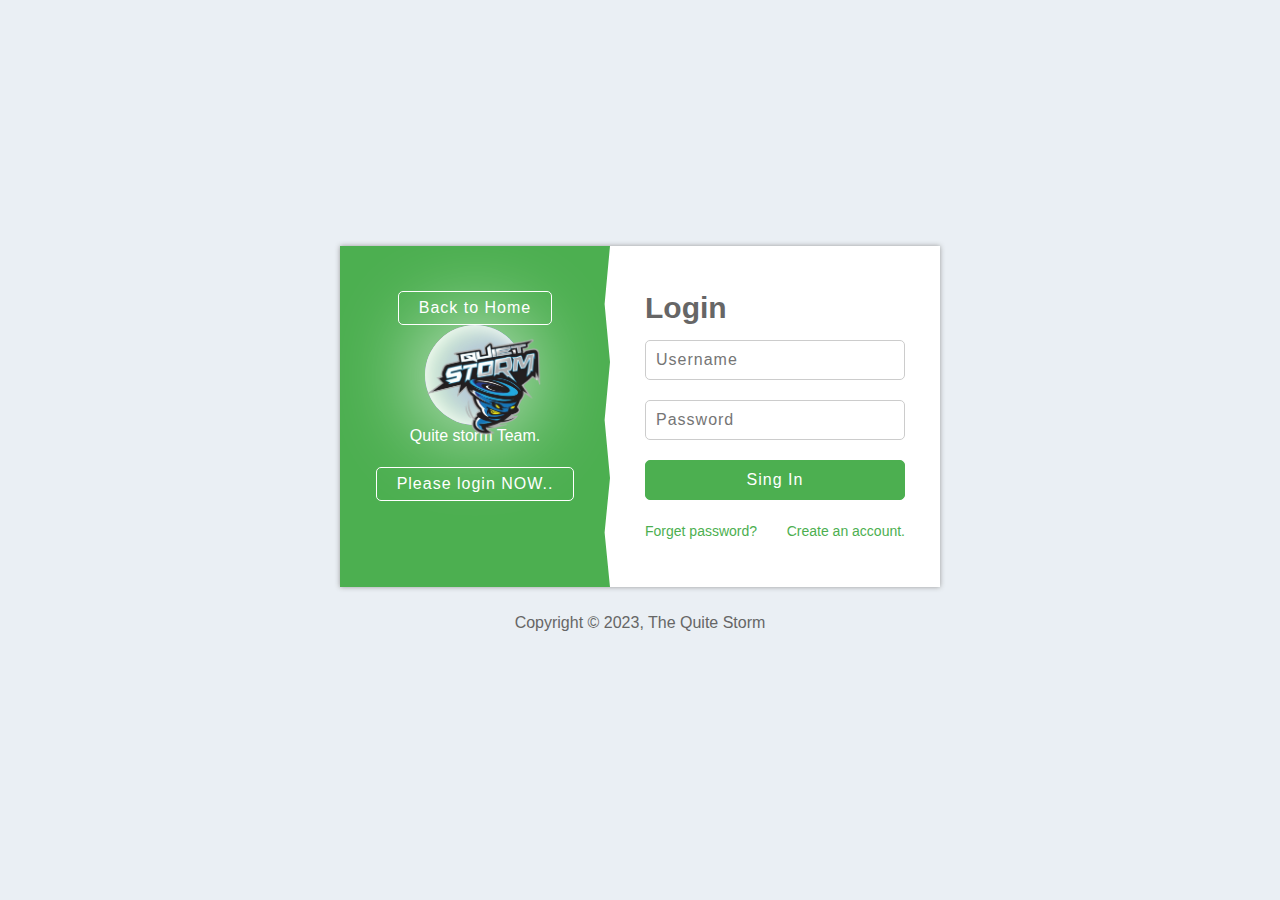
<file: index.html>
<!DOCTYPE html>
<html lang="en">
    <head>
        <meta charset="utf-8">
        <title>Login Form</title>
        <meta content="width=device-width, initial-scale=1.0" name="viewport">
        <meta content="Login Form Template" name="keywords">
        <meta content="Login Form Template" name="description">

        <!-- Favicon -->
        <link href="/img/ico.ico" rel="icon">

        <!-- Stylesheet -->
        <link href="css/style_login.css" rel="stylesheet">
    </head>
    <body>
        <div class="wrapper login-3">
            <div class="container">
                <div class="col-left">
                    <div class="login-text">
                        <a class="btn" href="/index.html">Back to Home</a>
                        <div class="img">
                            <h2><img src="/img/logo.png" alt="Logo"></h2>
                        </div>
                        <p>
                            Quite storm Team.
                        </p>
                        <a class="btn" href="">Please login NOW..</a>
                    </div>
                </div>
                <div class="col-right">
                    <div class="login-form">
                        <h2>Login</h2>
                        <form>
                            <p>
                                <input type="text" placeholder="Username" required>
                            </p>
                            <p>
                                <input type="password" placeholder="Password" required>
                            </p>
                            <p>
                                <input class="btn" onclick="window.location.href='./index-2.html'" type="submit" value="Sing In" />
                            </p>
                            <p>
                                <a href="">Forget password?</a>
                                <a href="">Create an account.</a>
                            </p>
                        </form>
                    </div>
                </div>
            </div>
            <div class="credit">
                <p>Copyright &copy; 2023, The Quite Storm </p>
            </div>
        </div>
    </body>
</html>
</file>
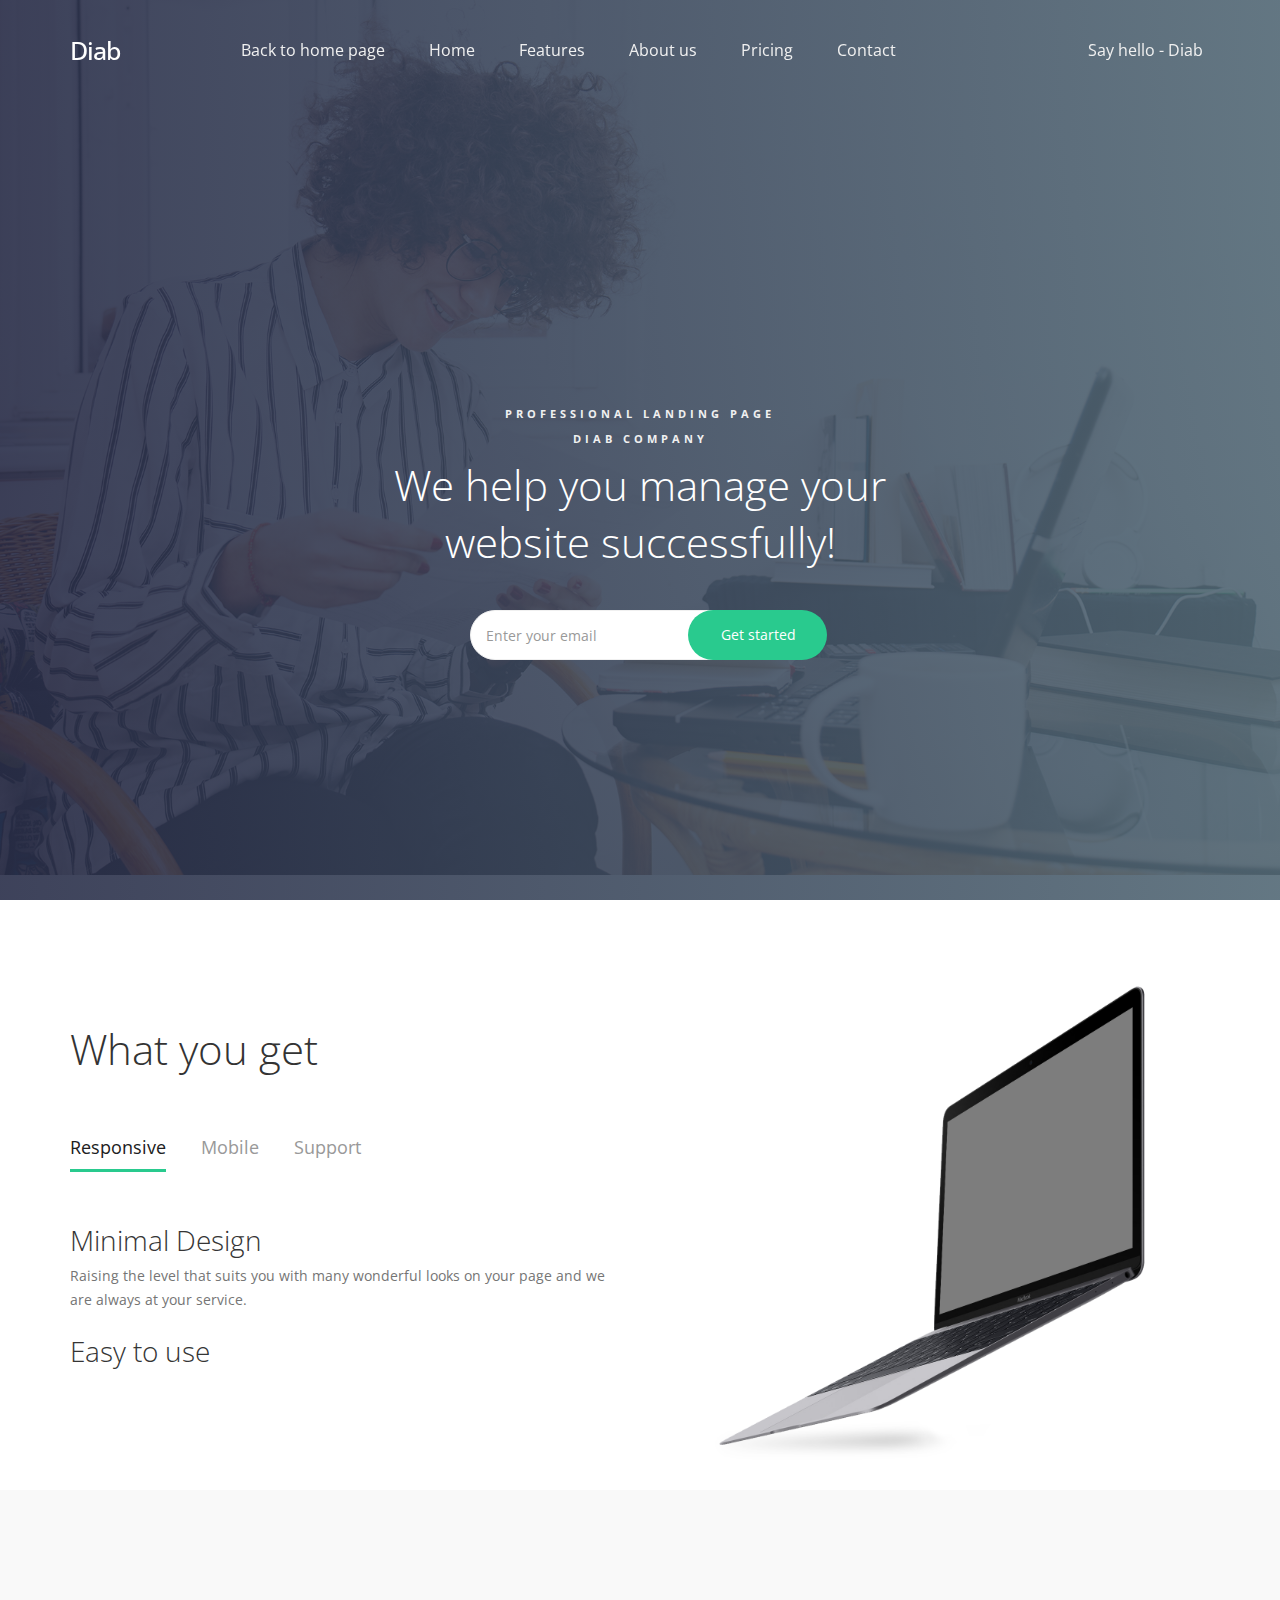
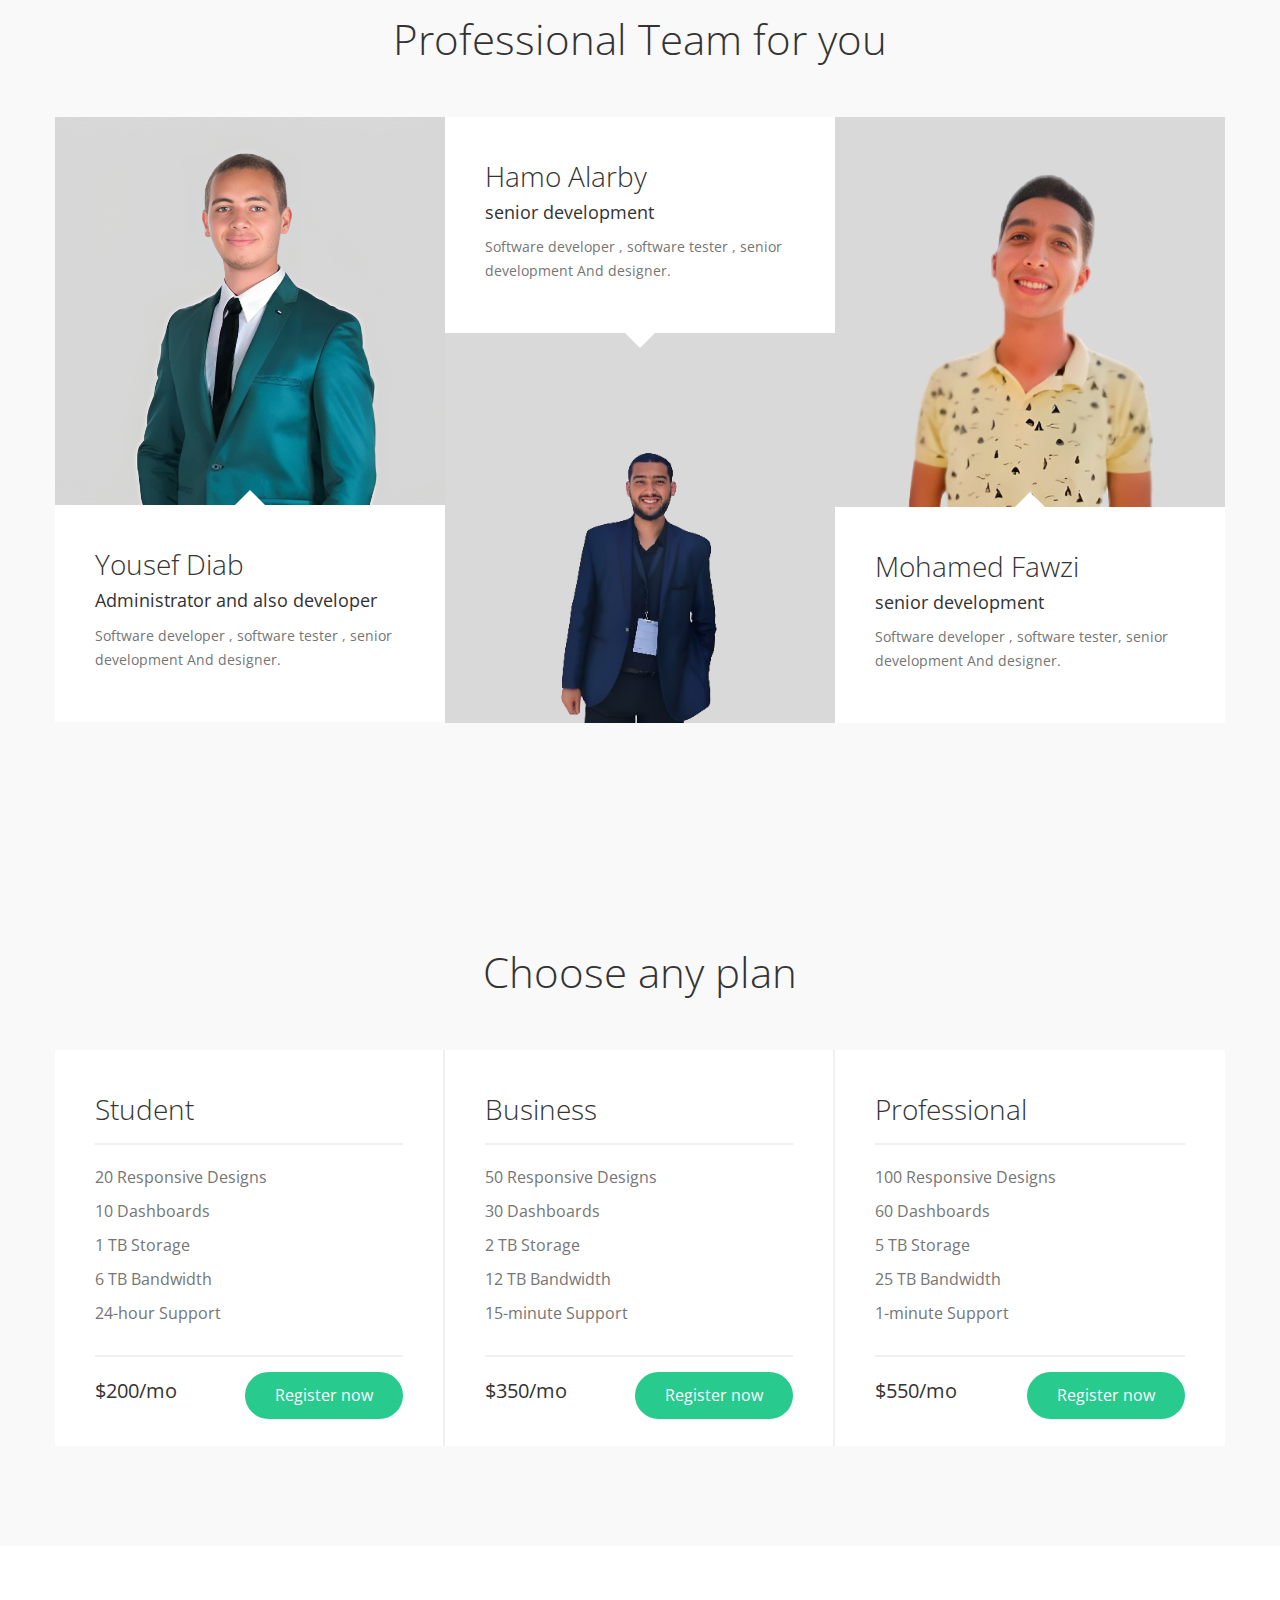
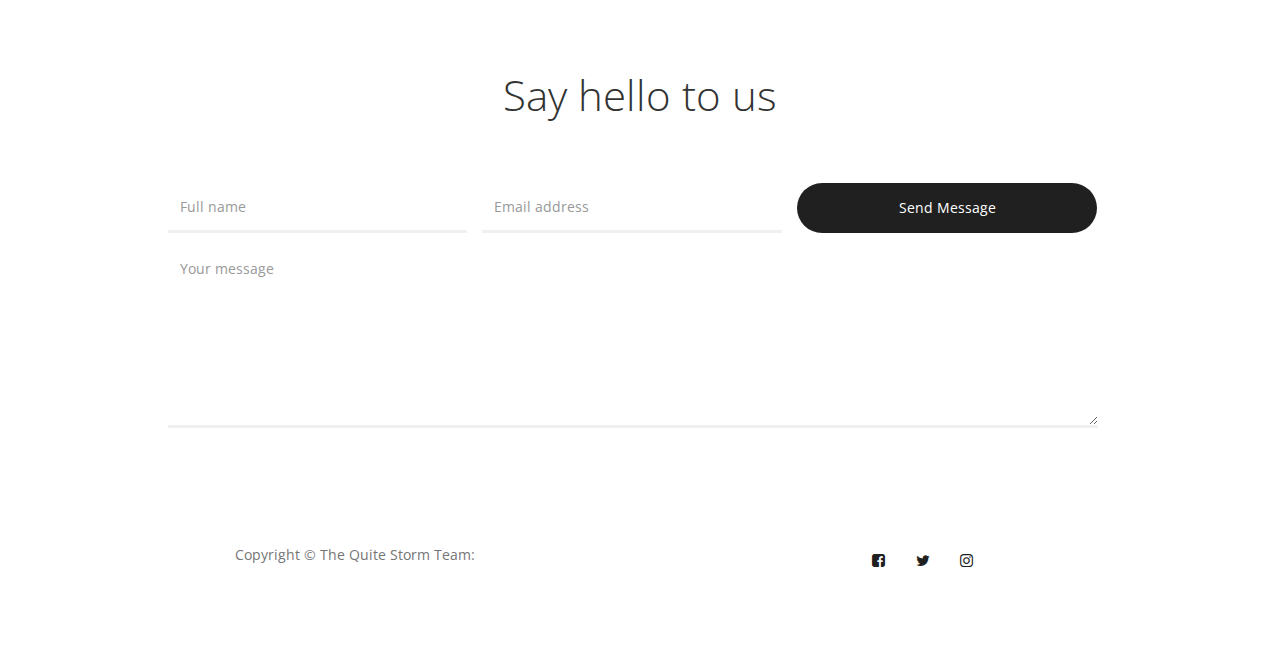
<file: project in college/index.html>
<!DOCTYPE html>
<html lang="en">
<head>

	<title>Diab Project in college</title>

     <meta charset="UTF-8">
     <meta http-equiv="X-UA-Compatible" content="IE=Edge">


     <!-- icon -->
     <link href="images/wolf-howl.ico" rel="icon">

     <link rel="stylesheet" href="css/bootstrap.min.css"> 
     <link rel="stylesheet" href="css/owl.theme.default.min.css">
     <link rel="stylesheet" href="css/font-awesome.min.css">

     <!-- MAIN CSS -->
     <link rel="stylesheet" href="css/tooplate-style.css">

</head>
<body>


     <!-- MENU -->
     <section class="navbar custom-navbar navbar-fixed-top" role="navigation">
          <div class="container">

               <div class="navbar-header">

                    <a href="index.html" class="navbar-brand">Diab</a>
               </div>

               <!-- MENU LINKS -->
               <div class="collapse navbar-collapse">
                    <ul class="nav navbar-nav">
                         <li><a href="../index.html" class="smoothSvroll">Back to home page</a></li>
                         <li><a href="#home" class="smoothScroll">Home</a></li>
                         <li><a href="#feature" class="smoothScroll">Features</a></li>
                         <li><a href="#about" class="smoothScroll">About us</a></li>
                         <li><a href="#pricing" class="smoothScroll">Pricing</a></li>
                         <li><a href="#contact" class="smoothScroll">Contact</a></li>
                    </ul>
                    <ul class="nav navbar-nav navbar-right">
                         <li><a href="#">Say hello - <span>Diab</span></a></li>
                    </ul>
               </div>

          </div>
     </section>


     <!-- FEATURE -->
     <section id="home" data-stellar-background-ratio="0.5">
          <div class="overlay"></div>
          <div class="container">
               <div class="row">

                    <div class="col-md-offset-3 col-md-6 col-sm-12">
                         <div class="home-info">
                              <h3>professional landing page</h3>
                              <h3>Diab company</h3>
                              <h1>We help you manage your website successfully!</h1>
                              <form action="" method="get" class="online-form">
                                   <input type="email" name="email" class="form-control" placeholder="Enter your email" required="">
                                   <button type="submit" class="form-control">Get started</button>
                              </form>
                         </div>
                    </div>

               </div>
          </div>
     </section>


     <!-- FEATURE -->
     <section id="feature" data-stellar-background-ratio="0.5">
          <div class="container">
               <div class="row">

                    <div class="col-md-12 col-sm-12">
                         <div class="section-title">
                              <h1>What you get</h1>
                         </div>
                    </div>

                    <div class="col-md-6 col-sm-6">
                         <ul class="nav nav-tabs" role="tablist">
                              <li class="active"><a href="#tab01" aria-controls="tab01" role="tab" data-toggle="tab">Responsive</a></li>

                              <li><a href="#tab02" aria-controls="tab02" role="tab" data-toggle="tab">Mobile</a></li>

                              <li><a href="#tab03" aria-controls="tab03" role="tab" data-toggle="tab">Support</a></li>
                         </ul>

                         <div class="tab-content">
                              <div class="tab-pane active" id="tab01" role="tabpanel">
                                   <div class="tab-pane-item">
                                        <h2>Minimal Design</h2>
                                        <p>Raising the level that suits you with many wonderful looks on your page and we are always at your service.</p>
                                   </div>
                                   <div class="tab-pane-item">
                                        <h2>Easy to use</h2>
                                   </div>
                              </div>


                              <div class="tab-pane" id="tab02" role="tabpanel">
                                   <div class="tab-pane-item">
                                        <h2>Compatible browsers</h2>
                                        <p>All browsers are compatible with the web page we create.</p>
                                   </div>
                                   <div class="tab-pane-item">
                                        <h2>User Friendly</h2>
                                        <p>Manufacturing is done with ease because there is an integrated team working on building your entire website..</p>
                                   </div>
                                   <div class="tab-pane-item">
                                        <h2>HTML5 & CSS3</h2>
                                        <p>IWe use modern languages ​​that are compatible with today's market.</p>
                                   </div>
                              </div>

                              <div class="tab-pane" id="tab03" role="tabpanel">
                                   <div class="tab-pane-item">
                                        <h2>Quick Support</h2>
                                        <p>Service is available 24 hours a day to serve you. Just contact us.</p>
                                   </div>

                              </div>
                         </div>

                    </div>

                    <div class="col-md-6 col-sm-6">
                         <div class="feature-image">
                              <img src="images/feature-mockup.png" class="img-responsive" alt="Thin Laptop">                             
                         </div>
                    </div>

               </div>
          </div>
     </section>


     <!-- ABOUT -->
     <section id="about" data-stellar-background-ratio="0.5">
          <div class="container">
               <div class="row">

                    <div class="col-md-offset-3 col-md-6 col-sm-12">
                         <div class="section-title">
                              <h1>Professional Team for you</h1>
                         </div>
                    </div>

                    <div class="col-md-4 col-sm-4">
                         <div class="team-thumb">
                              <img src="images/team-image1.png" class="img-responsive" alt="Andrew Orange">
                              <div class="team-info team-thumb-up">
                                   <h2>Yousef Diab</h2>
                                   <small>Administrator and also developer</small>
                                   <p>Software developer , software tester , senior development And designer.</p>
                              </div>
                         </div>
                    </div>

                    <div class="col-md-4 col-sm-4">
                         <div class="team-thumb">
                              <div class="team-info team-thumb-down">
                                   <h2>Hamo Alarby</h2>
                                   <small>senior development</small>
                                   <p>Software developer , software tester , senior development And designer.</p>
                              </div>
                              <img src="images/team-image2.png" class="img-responsive" alt="Catherine Soft">
                         </div>
                    </div>

                    <div class="col-md-4 col-sm-4">
                         <div class="team-thumb">
                              <img src="images/team-image3.png" class="img-responsive" alt="Jack Wilson">
                              <div class="team-info team-thumb-up">
                                   <h2>Mohamed Fawzi</h2>
                                   <small>senior development</small>
                                   <p>Software developer , software tester, senior development And designer.</p>
                              </div>
                         </div>
                    </div>
                    
               </div>
          </div>
     </section>


     <!-- TESTIMONIAL -->
     

     <!-- PRICING -->
     <section id="pricing" data-stellar-background-ratio="0.5">
          <div class="container">
               <div class="row">

                    <div class="col-md-12 col-sm-12">
                         <div class="section-title">
                              <h1>Choose any plan</h1>
                         </div>
                    </div>

                    <div class="col-md-4 col-sm-6">
                         <div class="pricing-thumb">
                             <div class="pricing-title">
                                  <h2>Student</h2>
                             </div>
                             <div class="pricing-info">
                                   <p>20 Responsive Designs</p>
                                   <p>10 Dashboards</p>
                                   <p>1 TB Storage</p>
                                   <p>6 TB Bandwidth</p>
                                   <p>24-hour Support</p>
                             </div>
                             <div class="pricing-bottom">
                                   <span class="pricing-dollar">$200/mo</span>
                                   <a href="#" class="section-btn pricing-btn">Register now</a>
                             </div>
                         </div>
                    </div>

                    <div class="col-md-4 col-sm-6">
                         <div class="pricing-thumb">
                             <div class="pricing-title">
                                  <h2>Business</h2>
                             </div>
                             <div class="pricing-info">
                                   <p>50 Responsive Designs</p>
                                   <p>30 Dashboards</p>
                                   <p>2 TB Storage</p>
                                   <p>12 TB Bandwidth</p>
                                   <p>15-minute Support</p>
                             </div>
                             <div class="pricing-bottom">
                                   <span class="pricing-dollar">$350/mo</span>
                                   <a href="#" class="section-btn pricing-btn">Register now</a>
                             </div>
                         </div>
                    </div>

                    <div class="col-md-4 col-sm-6">
                         <div class="pricing-thumb">
                             <div class="pricing-title">
                                  <h2>Professional</h2>
                             </div>
                             <div class="pricing-info">
                                   <p>100 Responsive Designs</p>
                                   <p>60 Dashboards</p>
                                   <p>5 TB Storage</p>
                                   <p>25 TB Bandwidth</p>
                                   <p>1-minute Support</p>
                             </div>
                             <div class="pricing-bottom">
                                   <span class="pricing-dollar">$550/mo</span>
                                   <a href="#" class="section-btn pricing-btn">Register now</a>
                             </div>
                         </div>
                    </div>
                    
               </div>
          </div>
     </section>   


     <!-- CONTACT -->
     <section id="contact" data-stellar-background-ratio="0.5">
          <div class="container">
               <div class="row">

                    <div class="col-md-offset-1 col-md-10 col-sm-12">
                         <form id="contact-form" role="form" action="" method="post">
                              <div class="section-title">
                                   <h1>Say hello to us</h1>
                              </div>

                              <div class="col-md-4 col-sm-4">
                                   <input type="text" class="form-control" placeholder="Full name" name="name" required="">
                              </div>
                              <div class="col-md-4 col-sm-4">
                                   <input type="email" class="form-control" placeholder="Email address" name="email" required="">
                              </div>
                              <div class="col-md-4 col-sm-4">
                                   <input type="submit" class="form-control" name="send message" value="Send Message">
                              </div>
                              <div class="col-md-12 col-sm-12">
                                   <textarea class="form-control" rows="8" placeholder="Your message" name="message" required=""></textarea>
                              </div>
                         </form>
                    </div>

               </div>
          </div>
     </section>       


     <!-- FOOTER -->
     <footer id="footer" data-stellar-background-ratio="0.5">
          <div class="container">
               <div class="row">

                    <div class="copyright-text col-md-12 col-sm-12">
                         <div class="col-md-6 col-sm-6">
                              <p>Copyright &copy; The Quite Storm Team:

                         </div>

                         <div class="col-md-6 col-sm-6">
                              <ul class="social-icon">
                                   <li><a href="#" class="fa fa-facebook-square" attr="facebook icon"></a></li>
                                   <li><a href="https://twitter.com/_Diab1" class="fa fa-twitter"></a></li>
                                   <li><a href="#" class="fa fa-instagram"></a></li>
                              </ul>
                         </div>
                    </div>

               </div>
          </div>
     </footer>


     <!-- SCRIPTS -->
     <script src="js/jquery.js"></script>
     <script src="js/bootstrap.min.js"></script>
     <script src="js/jquery.stellar.min.js"></script>
     <script src="js/owl.carousel.min.js"></script>
     <script src="js/smoothscroll.js"></script>
     <script src="js/custom.js"></script>

</body>
</html>
</file>
<file: css/style_login.css>
/* * * * * General CSS * * * * */
*,
*::before,
*::after {
    box-sizing: border-box;
}

body {
    margin: 0;
    font-family: Arial, Helvetica, sans-serif;
    font-size: 16px;
    font-weight: 400;
    color: #666666;
    background: #eaeff4;
}

.clearfix::after {
    content: '';
    clear: both;
    display: table;
}

.wrapper {
    margin: 0 auto;
    width: 100%;
    max-width: 1140px;
    min-height: 100vh;
    display: flex;
    align-items: center;
    justify-content: center;
    flex-direction: column;
}

.container {
    position: relative;
    width: 100%;
    max-width: 600px;
    height: auto;
    display: flex;
    background: #ffffff;
    box-shadow: 0 0 5px #999999;
}

div.credit {
    position: relative;
    margin: 25px auto 0 auto;
    width: 100%;
    text-align: center;
    color: #666666;
    font-size: 16px;
    font-weight: 400;
}

div.credit a {
    color: #222222;
    font-size: 16px;
    font-weight: 600;
}


/* * * * * Login 1 CSS * * * * */
.login-1 .col-left,
.login-1 .col-right {
    padding: 30px;
    display: flex;
}

.login-1 .col-left {
    width: 60%;
    -webkit-clip-path: polygon(0 0, 0% 100%, 100% 0);
    clip-path: polygon(0 0, 0% 100%, 100% 0);
    background: #44c7f5;
}

.login-1 .col-right {
    padding: 60px 30px;
    width: 50%;
    margin-left: -10%;
}

@media(max-width: 575.98px) {
    .login-1 .container {
        flex-direction: column;
        box-shadow: none;
    }
    
    .login-1 .col-left,
    .login-1 .col-right {
        width: 100%;
        margin: 0;
        -webkit-clip-path: none;
        clip-path: none;
    }
    
    .login-1 .col-right {
        padding: 30px;
    }
}

.login-1 .login-text {
    position: relative;
    width: 100%;
    color: #ffffff;
}

.login-1 .login-text h2 {
    margin: 0 0 15px 0;
    font-size: 30px;
    font-weight: 700;
}

.login-1 .login-text p {
    margin: 0 0 20px 0;
    font-size: 16px;
    font-weight: 500;
    line-height: 22px;
}

.login-1 .login-text .btn {
    display: inline-block;
    padding: 7px 20px;
    font-size: 16px;
    letter-spacing: 1px;
    text-decoration: none;
    border-radius: 30px;
    color: #ffffff;
    outline: none;
    border: 1px solid #ffffff;
    box-shadow: inset 0 0 0 0 #ffffff;
    transition: .3s;
    -webkit-transition: .3s;
}

.login-1 .login-text .btn:hover {
    color: #44c7f5;
    box-shadow: inset 150px 0 0 0 #ffffff;
}
.img {
    margin: auto;
    animation: floating 5s ease-in-out infinite;
    height: 100px;
    width: 100px;
    border-radius: 80%;
    position: relative;

    background: radial-gradient(circle at 75% 30%,
        rgb(107, 6, 6) 5px,
        rgb(36, 187, 187) 8%,
        rgb(228, 26, 26) 60%,
        rgb(173, 221, 221) 100%);
    box-shadow: inset 0 0 20px #fff, inset 10px 0 46px #d3f8c8,
      inset 88px 0px 60px #b4c3dd, inset -20px -60px 100px #5b43e7,
      inset 0 50px 140px #6bdf7e, 0 0 90px #fff;
}

@keyframes floating {
    0% {
      transform: translatey(0px);
    }

    50% {
      transform: translatey(-5px);
    }

    100% {
      transform: translatey(3px);
    }
}
    
.login-1 .login-form {
    position: relative;
    width: 100%;
}

.login-1 .login-form h2 {
    margin: 0 0 15px 0;
    font-size: 22px;
    font-weight: 700;
}

.login-1 .login-form p {
    margin: 0 0 10px 0;
    text-align: left;
    color: #666666;
    font-size: 15px;
}

.login-1 .login-form p:last-child {
    margin: 0;
    padding-top: 3px;
}

.login-1 .login-form p a {
    color: #44c7f5;
    font-size: 14px;
    text-decoration: none;
}

.login-1 .login-form label {
    display: block;
    width: 100%;
    margin-bottom: 2px;
    letter-spacing: .5px;
}

.login-1 .login-form p:last-child label {
    width: 60%;
    float: left;
}

.login-1 .login-form label span {
    color: #ff574e;
    padding-left: 2px;
}

.login-1 .login-form input {
    display: block;
    width: 100%;
    height: 35px;
    padding: 0 10px;
    outline: none;
    border: 1px solid #cccccc;
    border-radius: 30px;
}

.login-1 .login-form input:focus {
    border-color: #ff574e;
}

.login-1 .login-form button,
.login-1 .login-form input[type=submit] {
    display: inline-block;
    width: 100%;
    margin-top: 5px;
    color: #44c7f5;
    font-size: 16px;
    letter-spacing: 1px;
    cursor: pointer;
    background: transparent;
    border: 1px solid #44c7f5;
    border-radius: 30px;
    box-shadow: inset 0 0 0 0 #44c7f5;
    transition: .3s;
    -webkit-transition: .3s;
}

.login-1 .login-form button:hover,
.login-1 .login-form input[type=submit]:hover {
    color: #ffffff;
    box-shadow: inset 250px 0 0 0 #44c7f5;
}


/* * * * * Login 2 CSS * * * * */
.login-2 .container {
    background: transparent;
    box-shadow: none;
}

.login-2 a.logo img {
    width: 100%;
}

.login-2 .col-left,
.login-2 .col-right {
    position: relative;
    width: calc(50% - 1px);
    padding: 45px;
    display: flex;
}

.login-2 .col-left {
    margin-right: 2px;
    background: #ffffff;
    -webkit-clip-path: polygon(0 0, 100% 5%, 100% 100%, 5% 95%);
    clip-path: polygon(0 0, 100% 5%, 100% 100%, 5% 95%);
}

.login-2 .col-right {
    background: #ffffff;
    -webkit-clip-path: polygon(0 5%, 100% 0, 95% 95%, 0 100%);
    clip-path: polygon(0 5%, 100% 0, 95% 95%, 0 100%);
}

@media(max-width: 575.98px) {
    .login-2 .container {
        flex-direction: column;
    }
    
    .login-2 .col-left,
    .login-2 .col-right {
        width: 100%;
        margin: 0;
        padding: 30px;
        -webkit-clip-path: none;
        clip-path: none;
    }
    
    .login-2 .col-right {
        padding-top: 0;
    }
}

.login-2 .login-form,
.login-2 .login-social {
    position: relative;
    width: 100%;
}

.login-2 h2 {
    position: relative;
    margin: 0 0 15px 0;
    padding-bottom: 10px;
    font-size: 22px;
    font-weight: 700;
}

.login-2 h2::after {
    position: absolute;
    content: "";
    left: 0;
    bottom: 0;
    width: 30px;
    height: 2px;
    background: #666666;
}

.login-2 p {
    margin: 0 0 20px 0;
    text-align: left;
    color: #666666;
    font-size: 15px;
}

.login-2 p:last-child {
    margin: 0;
}

.login-2 p a {
    color: #44c7f5;
    font-size: 14px;
    text-decoration: none;
}

.login-2 .login-form input {
    display: block;
    width: 100%;
    height: 35px;
    padding: 0;
    outline: none;
    border-bottom: 1px solid;
    border-color: transparent transparent #44c7f5 transparent;
    font-size: 16px;
}

.login-2 .login-form input:focus {
    border-color: transparent transparent #ff574e transparent;
}

.login-2 .btn {
    position: relative;
    display: inline-block;
    width: 100%;
    margin-bottom: 15px;
    padding: 15px 0;
    text-align: center;
    color: #ffffff;
    font-size: 16px;
    font-weight: 600;
    letter-spacing: 1px;
    text-decoration: none;
    background: #44c7f5;
    border: none;
    border-radius: 0;
    cursor: pointer;;
    transition: .3s;
    -webkit-transition: .3s;
}

.login-2 .btn:hover {
    box-shadow: 0 0 10px rgba(0, 0, 0, .5);
}

.login-2 .btn.btn-go {
    background: #CF2C1F;
}

.login-2 .btn.btn-fb {
    background: #4064AC;
}

.login-2 .btn.btn-tw {
    background: #1C9CEB;
}


/* * * * * Login 3 CSS * * * * */
.container.login-3 {
    box-shadow: 0 0 15px rgba(0, 0, 0, .1);
}

.login-3 .col-left,
.login-3 .col-right {
    width: 55%;
    padding: 45px 35px;
    display: flex;
}

.login-3 .col-left {
    width: 45%;
    background: #4CAF50;
    -webkit-clip-path: polygon(98% 17%, 100% 34%, 98% 51%, 100% 68%, 98% 84%, 100% 100%, 0 100%, 0 0, 100% 0);
    clip-path: polygon(98% 17%, 100% 34%, 98% 51%, 100% 68%, 98% 84%, 100% 100%, 0 100%, 0 0, 100% 0);
}

@media(max-width: 575.98px) {
    .login-3 .container {
        flex-direction: column;
        box-shadow: none;
    }
    
    .login-3 .col-left,
    .login-3 .col-right {
        width: 100%;
        margin: 0;
        padding: 30px;
        -webkit-clip-path: none;
        clip-path: none;
    }
}

.login-3 .login-text {
    position: relative;
    width: 100%;
    color: #ffffff;
    text-align: center;
}

.login-3 h2 {
    margin: 0 0 15px 0;
    font-size: 30px;
    font-weight: 700;
}

.login-3 h2 img {
    width: 120px;
}

.login-3 p {
    margin: 0 0 20px 0;
    font-size: 16px;
    font-weight: 500;
    line-height: 22px;
}

.login-3 .btn {
    display: inline-block;
    padding: 7px 20px;
    font-size: 16px;
    letter-spacing: 1px;
    text-decoration: none;
    border-radius: 5px;
    color: #ffffff;
    outline: none;
    border: 1px solid #ffffff;
    transition: .3s;
    -webkit-transition: .3s;
}

.login-3 .btn:hover {
    color: #4CAF50;
    background: #ffffff;
}

.login-3 .login-form {
    position: relative;
    width: 100%;
    color: #666666;
}

.login-3 .login-form p:last-child {
    margin: 0;
}

.login-3 .login-form p a {
    color: #4CAF50;
    font-size: 14px;
    text-decoration: none;
}

.login-3 .login-form p:last-child a:last-child {
    float: right;
}

.login-3 .login-form label {
    display: block;
    width: 100%;
    margin-bottom: 2px;
    letter-spacing: .5px;
}

.login-3 .login-form p:last-child label {
    width: 60%;
    float: left;
}

.login-3 .login-form label span {
    color: #ff574e;
    padding-left: 2px;
}

.login-3 .login-form input {
    display: block;
    width: 100%;
    height: 40px;
    padding: 0 10px;
    font-size: 16px;
    letter-spacing: 1px;
    outline: none;
    border: 1px solid #cccccc;
    border-radius: 5px;
}

.login-3 .login-form input:focus {
    border-color: #ff574e;
}

.login-3 .login-form input.btn {
    color: #ffffff;
    background: #4CAF50;
    border-color: #4CAF50;
    outline: none;
    cursor: pointer;
}

.login-3 .login-form input.btn:hover {
    color: #4CAF50;
    background: #ffffff;
}


/* * * * * Demo CSS * * * * */
h1.credit {
    margin: 25px auto;
    text-align: center;
    font-size: 32px;
    font-weight: 600;
}

h1.credit a {
    color: #222222;
}

.demo {
    position: relative;
    width: 100%;
    max-width: 500px;
    margin: 0 auto 30px auto;
    padding: 15px;
    text-align: center;
    box-shadow: 0 0 5px #cccccc;
}

.demo img {
    width: 100%;
    margin-bottom: 15px;
}

.demo a {
    display: inline-block;
    font-size: 25px;
    font-weight: 600;
    color: #222222;
}
</file>
<file: project in college/css/tooplate-style.css>
/*

Template 2106 Soft Landing

http://www.tooplate.com/view/2106-soft-landing
	
*/
 
  @import url('https://fonts.googleapis.com/css?family=Open+Sans:300,300i,400');

  body {
    font-family: 'Open Sans', sans-serif;
    overflow-x: hidden;
    background: #f9f9f9;
  }



  /*---------------------------------------
     TYPOGRAPHY              
  -----------------------------------------*/

  h1,h2,h3,h4,h5,h6 {
    font-weight: 300;
    line-height: normal;
  }

  h1 {
    font-size: 3em;
  }

  h2 {
    color: #353535;
    font-size: 2em;
  }

  p {
    color: #757575;
    font-size: 14px;
    font-weight: normal;
    line-height: 24px;
  }



  /*---------------------------------------
     GENERAL               
  -----------------------------------------*/

  html{
    -webkit-font-smoothing: antialiased;
  }

  a {
    color: #202020;
    text-decoration: none !important;
  }

  a,
  input, button,
  .form-control {
    -webkit-transition: 0.5s;
    transition: 0.5s;
  }

  a:hover, a:active, a:focus {
    color: #29ca8e;
    outline: none;
  }

  ::-webkit-scrollbar{
    width: 8px;
    height: 8px;
  }

  ::-webkit-scrollbar-thumb {
    cursor: pointer;
    background: #202020;
  }

  .section-title {
    padding-bottom: 40px;
  }

  section {
    position: relative;
    padding: 100px 0;
  }

  #contact,
  footer {
    background: #ffffff;
    text-align: center;
  }

  .overlay {
    background: #536976;  /* fallback for old browsers */
    background: -webkit-linear-gradient(to right, #292E49, #536976);  /* Chrome 10-25, Safari 5.1-6 */
    background: linear-gradient(to right, #292E49, #536976); /* W3C, IE 10+/ Edge, Firefox 16+, Chrome 26+, Opera 12+, Safari 7+ */
    opacity: 0.9;
    position: absolute;
    top: 0;
    right: 0;
    bottom: 0;
    left: 0;
    width: 100%;
    height: 100%;
  }

  .online-form {
    position: relative;
  }

  .online-form .form-control {
    border-color: #f0f0f0;
    display: inline-block;
    vertical-align: top;
    border-radius: 50px;
    box-shadow: none;
    height: 50px;
    margin-right: 0.5em;
    padding-left: 15px;
  }

  .online-form input[type="email"] {
    width: 60%;
  }

  .online-form button {
    background: #29ca8e;
    border: 0;
    color: #ffffff;
    position: absolute;
    right: 6em;
    width: 25%;
  }

  .online-form button:hover {
    background: #202020;
    color: #ffffff;
  }



  /*---------------------------------------
     BUTTONS               
  -----------------------------------------*/

  .section-btn {
    background: #29ca8e;
    border: 0;
    border-radius: 50px;
    color: #ffffff;
    font-size: 16px;
    font-weight: normal;
    padding: 12px 30px;
    transition: 0.5s 0.2s;
  }

  .section-btn:hover,
  .section-btn:focus {
    background: #202020;
    color: #ffffff;
  }



  /*---------------------------------------
       PRE LOADER              
  -----------------------------------------*/

  .preloader {
    position: fixed;
    top: 0;
    left: 0;
    width: 100%;
    height: 100%;
    z-index: 99999;
    display: flex;
    flex-flow: row nowrap;
    justify-content: center;
    align-items: center;
    background: none repeat scroll 0 0 #ffffff;
  }

  .spinner {
    border: 1px solid transparent;
    border-radius: 3px;
    position: relative;
  }

  .spinner:before {
    content: '';
    box-sizing: border-box;
    position: absolute;
    top: 50%;
    left: 50%;
    width: 45px;
    height: 45px;
    margin-top: -10px;
    margin-left: -10px;
    border-radius: 50%;
    border: 1px solid #575757;
    border-top-color: #ffffff;
    animation: spinner .9s linear infinite;
  }

  @-webkit-@keyframes spinner {
    to {transform: rotate(360deg);}
  }

  @keyframes spinner {
    to {transform: rotate(360deg);}
  }



  /*---------------------------------------
      MENU              
  -----------------------------------------*/

  .custom-navbar {
    border: none;
    margin-bottom: 0;
    padding: 25px 0;
  }

  .custom-navbar .navbar-brand {
    color: #ffffff;
    font-size: 25px;
    font-weight: 500;
    letter-spacing: -1px;
  }

  .top-nav-collapse {
    background: #ffffff;
  }

  .custom-navbar .navbar-nav {
    margin-left: 6em;
  }

  .custom-navbar .nav li a {
    font-size: 16px;
    font-weight: normal;
    color: #f0f0f0;
    padding-right: 22px;
    padding-left: 22px;
  }

  .custom-navbar .nav li a:hover {
    background: transparent;
    color: #29ca8e;
  }

  .custom-navbar .navbar-nav > li > a:hover,
  .custom-navbar .navbar-nav > li > a:focus {
    background-color: transparent;
  }

  .custom-navbar .nav li.active > a {
    background-color: transparent;
    color: #29ca8e;
  }

  .custom-navbar .navbar-toggle {
    border: none;
    padding-top: 10px;
  }

  .custom-navbar .navbar-toggle {
    background-color: transparent;
  }

  .custom-navbar .navbar-toggle .icon-bar {
    background: #29ca8e;
    border-color: transparent;
  }

  @media(min-width:768px) {
    .custom-navbar {
      border-bottom: 0;
      background: 0 0; 
    }

    .custom-navbar.top-nav-collapse {
      background: #ffffff;
      -webkit-box-shadow: 0 1px 30px rgba(0, 0, 0, 0.1);
      -moz-box-shadow: 0 1px 30px rgba(0, 0, 0, 0.1);
      box-shadow: 0 1px 30px rgba(0, 0, 0, 0.1);
      padding: 10px 0;
    }

    .top-nav-collapse .navbar-brand {
      color: #252525;
    }

    .top-nav-collapse .nav li a {
      color: #575757;
    }

    .top-nav-collapse .nav .section-btn a {
      color: #ffffff;
    }
  }



  /*---------------------------------------
      HOME          
  -----------------------------------------*/

  #home {
    background: url('../images/home-bg.jpg') no-repeat center center;
    background-size: cover;
    vertical-align: middle;
    display: -webkit-box;
    display: -webkit-flex;
    display: -ms-flexbox;
    display: flex;
    -webkit-box-align: center;
    -webkit-align-items: center;
    -ms-flex-align: center;
    align-items: center;
    min-height: 100vh;
    position: relative;
    padding-top: 12em;
    text-align: center;
  }

  #home h1 {
    color: #ffffff;
    margin-top: 10px;
    margin-bottom: 40px;
  }

  .home-info {
    margin-top: 7em;
  }

  .home-info h3 {
    color: #f0f0f0;
    font-size: 11px;
    font-weight: bold;
    letter-spacing: 4px;
    text-transform: uppercase;
    margin: 10px 0;
  }
  


  /*---------------------------------------
      FEATURE              
  -----------------------------------------*/

  #feature {
    background: #ffffff;
  }

  #feature .nav-tabs {
    border-bottom: 0;
  }

  #feature .nav>li>a {
    padding: 8px 0;
  }

  #feature .nav-tabs>li>a {
    color: #999999;
    font-size: 18px;
    border: 0;
    border-bottom: 3px solid transparent;
    border-radius: 0;
    margin-right: 35px;
  }

  #feature .nav-tabs>li.active>a, 
  #feature .nav-tabs>li.active>a:focus, 
  #feature .nav-tabs>li.active>a:hover {
    background: transparent;
    color: #202020;
    border-bottom: 3px solid #29ca8e;
  }

  #feature .nav>li>a:focus, 
  #feature .nav>li>a:hover {
    background: transparent;
    border-bottom: 3px solid #29ca8e;
    color: #202020;
  }

  #feature .tab-content {
    margin-top: 50px;
  }

  .tab-pane-item {
    margin: 20px 0;
  }

  .tab-pane-item h2 {
    margin: 0 0 5px 0;
  }

  .feature-image {
    position: absolute;
    bottom: -27em;
  }



  /*---------------------------------------
      ABOUT              
  -----------------------------------------*/

  #about .col-md-4 {
    margin: 0;
    padding: 0;
  }

  .team-thumb {
    background: #ffffff;
    position: relative;
    overflow: hidden;
  }

  .team-thumb-up:after {
    display: block;
    margin: 0 auto;
    position: absolute;
    top: -15px;
    right: 0;
    left: 0;
    content: "";
    width: 0;
    height: 0;
    border-right: 15px solid transparent;
    border-left: 15px solid transparent;
    border-bottom: 15px solid #ffffff;
  }

  .team-thumb-down:after {
    display: block;
    margin: 0 auto;
    position: absolute;
    bottom: -15px;
    right: 0;
    left: 0;
    content: "";
    width: 0;
    height: 0;
    border-right: 15px solid transparent;
    border-left: 15px solid transparent;
    border-top: 15px solid #ffffff;
  }

  .team-info {
    position: relative;
    padding: 40px;
  }

  .team-info h2 {margin: 0;}

  .team-info small {
    display: block;
    font-size: 18px;
    margin: 5px 0 10px 0;
  }

  .team-thumb img {
    width: 100%;
  }



  /*---------------------------------------
      TESTIMONIAL           
  -----------------------------------------*/

  #testimonial {
    background: #ffffff;
  }

  #testimonial .col-md-6 {
    margin: 0;
    padding: 0;
  }

  #testimonial .section-title {
    padding-bottom: 0;
  }

  #testimonial h1 {
    color: #ffffff;
  }

  .testimonial-image {
    background: url('../images/testimonial-image\ \(2\).jpg') no-repeat center center;
    background-size: cover;
    width: 100%;
    height: 65vh;
  }

  .testimonial-info {
    background: #202020;
    padding: 60px;
    height: 65vh;
  }

  .testimonial-info h3 {
    color: #d9d9d9;
    font-style: italic;
    margin-top: 5px;
  }

  .testimonial-info .item {
    display: block;
    width: 100%;
  }

  .testimonial-item {
    margin: 20px 0;
  }

  .owl-carousel .owl-item img,
  .testimonial-item img,
  .testimonial-item h4 {
    color: #d9d9d9;
    display: inline-block;
    vertical-align: top;
  }

  .owl-carousel .owl-item img,
  .testimonial-item img {
    border: 3px solid #ffffff;
    border-radius: 100px;
    width: 60px;
    height: 60px;
    margin-right: 10px;
  }



  /*---------------------------------------
      PRICING             
  -----------------------------------------*/

  #about .section-title,
  #pricing .section-title {
    text-align: center;
  }

  #pricing .col-md-4 {
    margin: 0;
    padding: 0;
  }

  #pricing .col-md-4:last-child .pricing-thumb {
    border-right: 0;
  }

  .pricing-thumb {
    background: #ffffff;
    border-right: 2px solid #f0f0f0;
    padding: 20px 40px;
  }

  .pricing-title {
    padding-bottom: 5px;
  }

  .pricing-info {
    border-top: 2px solid #f0f0f0;
    border-bottom: 2px solid #f0f0f0;
  }

  .pricing-info,
  .pricing-bottom {
    padding: 20px 0;
  }

  .pricing-info p {
    font-size: 16px;
  }

  .pricing-bottom {
    position: relative;
  }

  .pricing-bottom span {
    font-size: 20px;
  }

  .pricing-btn {
    position: absolute;
    top: 15px;
    right: 0;
    display: inline-block;
  }



  /*---------------------------------------
      CONTACT             
  -----------------------------------------*/

  #contact-form .col-md-12,
  #contact-form .col-md-4 {
    padding-left: 0;
  }

  #contact-form .form-control {
    background: transparent;
    border: 0;
    border-bottom: 3px solid #f0f0f0;
    border-radius: 0;
    box-shadow: none;
    margin: 10px 0;
  }

  #contact-form .form-control:focus {
    border-bottom-color: #202020;
  }

  #contact-form input {
    height: 50px;
  }

  #contact-form input[type='submit'] {
    background: #202020;
    border-radius: 50px;
    border: 0;
    color: #ffffff;
  }

  #contact-form input[type='submit']:hover {
    background: #29ca8e;
    color: #ffffff;
  }
  


  /*---------------------------------------
     FOOTER              
  -----------------------------------------*/

  footer {
    padding-bottom: 80px;
  }

  .copyright-text p {
    margin: 5px;
  }



  /*---------------------------------------
     SOCIAL ICON              
  -----------------------------------------*/

  .social-icon {
    position: relative;
    padding: 0;
    margin: 0;
  }

  .social-icon li {
    display: inline-block;
    list-style: none;
  }

  .social-icon li a {
    border-radius: 50px;
    color: #202020;
    font-size: 15px;
    width: 35px;
    height: 35px;
    line-height: 35px;
    text-decoration: none;
    text-align: center;
    position: relative;
    margin: 5px 5px 5px 0;
  }

  .social-icon li a:hover {
    background: #536976;
    color: #ffffff;
  }



  /*---------------------------------------
     RESPONSIVE STYLES              
  -----------------------------------------*/

  @media only screen and (max-width: 1200px) {

    .custom-navbar .navbar-nav {
      margin-left: 3em;
    }

    .home-info {
      margin-top: 0;
    }
  }


  @media only screen and (max-width: 992px) {

    section {
      padding: 60px 0;
    }

    .custom-navbar .navbar-nav {
      margin-left: 0;
    }

    .custom-navbar .nav li a {
      font-size: 14px;
      padding-right: 15px;
      padding-left: 15px;
    }

    #feature .nav-tabs>li>a {
      font-size: 16px;
      margin-right: 20px;
    }

    .feature-image {
      bottom: -24em;
    }

    .pricing-thumb {
      margin-bottom: 30px;
    }

    footer {
      padding-bottom: 40px;
    }
  }


  @media screen and (max-width: 767px) {

    .section-title {
      padding-bottom: 20px;
    }

    .custom-navbar {
      background: #ffffff;
      -webkit-box-shadow: 0 1px 30px rgba(0, 0, 0, 0.1);
      -moz-box-shadow: 0 1px 30px rgba(0, 0, 0, 0.1);
      box-shadow: 0 1px 30px rgba(0, 0, 0, 0.1);
      padding: 10px 0;
      text-align: center;
    }

    .custom-navbar .nav li a {
      line-height: normal;
      padding: 5px;
    }

    .custom-navbar .navbar-brand,
    .top-nav-collapse .navbar-brand {
      color: #202020;
      font-weight: normal;
    }

    .custom-navbar .nav li a,
    .top-nav-collapse .nav li a {
      color: #656565;
    }

    .feature-image {
      position: relative;
      bottom: 0;
    }

    #about .col-md-4:nth-child(3n) .team-thumb {
      display: flex;
      -webkit-box-orient: vertical;
      flex-direction: column-reverse;
      -webkit-flex-direction: column-reverse;
      -ms-flex-direction: column-reverse;
    }

    .team-thumb-down:after {
      top: -15px;
      bottom: inherit;
      border-top: inherit;
      border-bottom: 15px solid #ffffff;
    }

    .testimonial-image,
    .testimonial-info {
      height: 85vh;
    }

    .testimonial-info {
      padding: 30px;
    }
  }


  @media screen and (max-width: 480px) {

    .online-form input[type="email"],
    .online-form .form-control {
      width: 85%;
    }

    .online-form .form-control {
      display: block;
      margin: 20px auto;
    }

    .online-form button {
      position: relative;
      right: 0;
    }

    .testimonial-image,
    .testimonial-info {
      height: 65vh;
    }
  }
</file>
